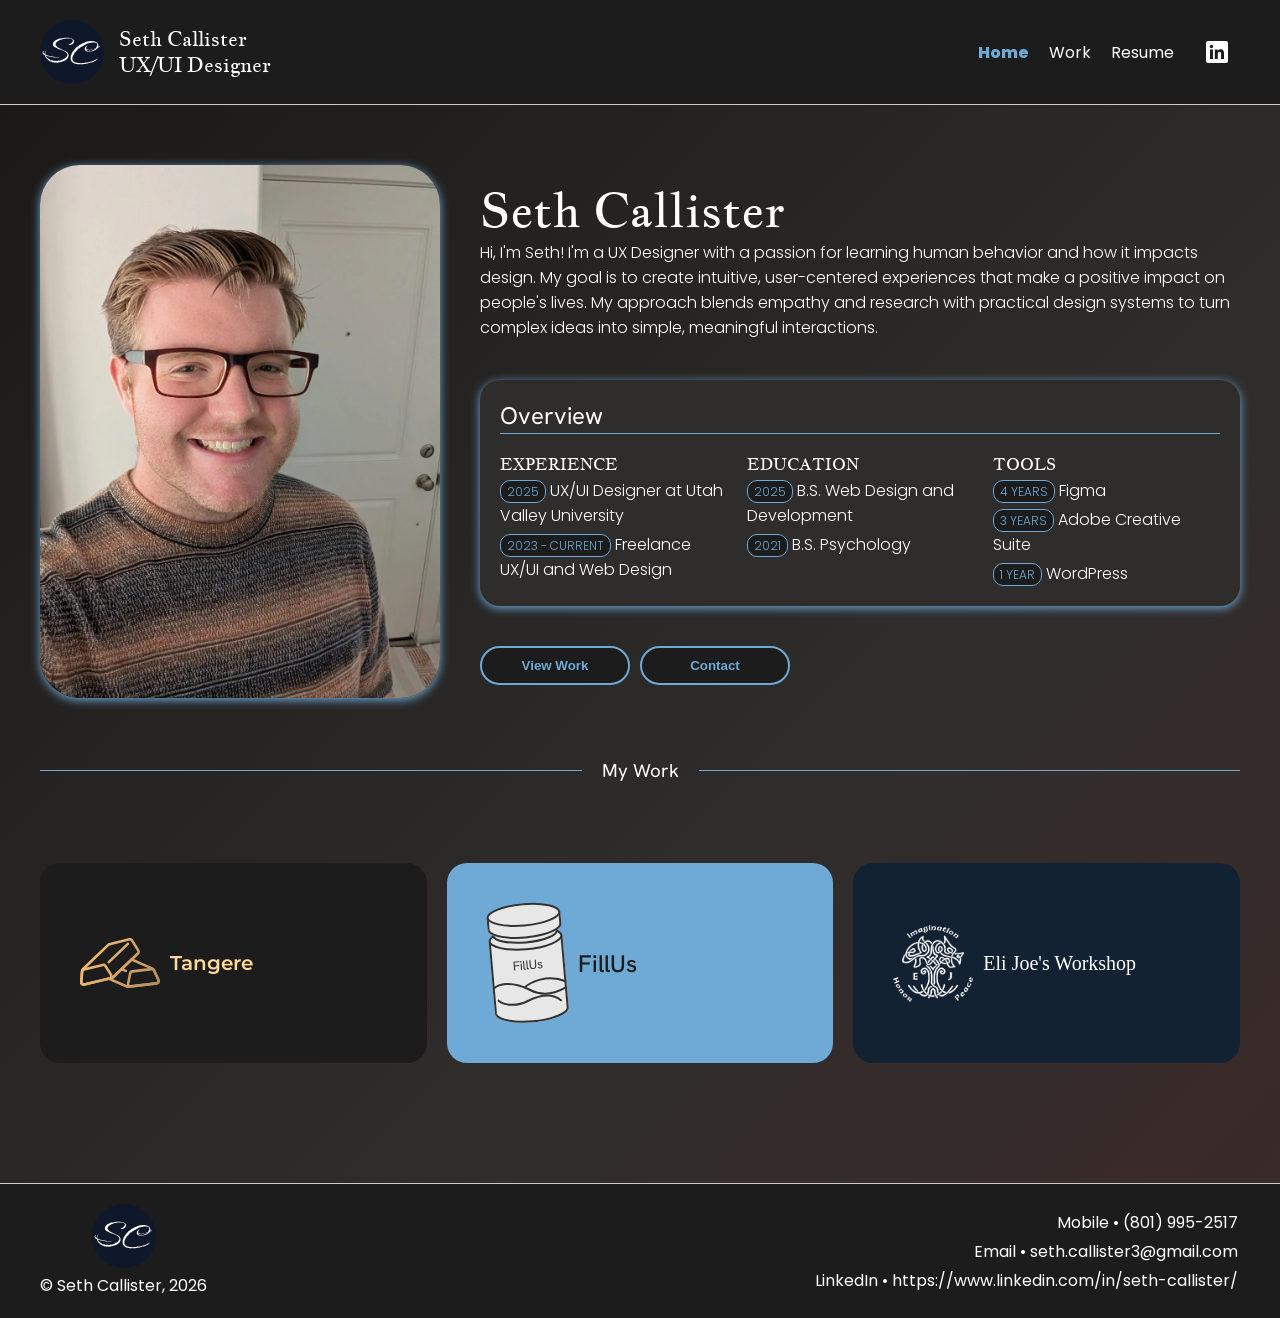
<file: index.html>
<!DOCTYPE html>
<html lang="en">
<head>
  <meta charset="UTF-8">
  <meta name="viewport" content="width=device-width, initial-scale=1.0">
  <title>Seth Callister, UX Designer</title>
  <link rel="icon" type="image/svg+xml" href="assets/logo.svg">
  <link rel="icon" type="image/x-icon" href="assets/favicon.ico">
  <link rel="stylesheet" href="style.css">
  <link rel="preconnect" href="https://fonts.googleapis.com">
  <link rel="preconnect" href="https://fonts.gstatic.com" crossorigin>
  <link href="https://fonts.googleapis.com/css2?family=Atkinson+Hyperlegible:ital,wght@0,400;0,700;1,400;1,700&family=Hanken+Grotesk:ital,wght@0,100..900;1,100..900&family=IM+Fell+English:ital@0;1&family=Jacques+Francois&family=Montserrat:ital,wght@0,100..900;1,100..900&family=Poppins:ital,wght@0,100;0,200;0,300;0,400;0,500;0,600;0,700;0,800;0,900;1,100;1,200;1,300;1,400;1,500;1,600;1,700;1,800;1,900&display=swap" rel="stylesheet">
</head>
<body>
  <header>
    <div id="head-wrapper">
      <div id="workmark">
        <a href="index.html"><img src="assets/logo.svg" alt="Seth Callister Logo" class="logo"></a>
        <p>Seth Callister<br>UX/UI Designer</p>
      </div>
      
      <nav>
        <ul>
          <li><a href="index.html" id="active">Home</a></li>
          <li><a href="#card-container">Work</a></li>
          <li><a href="assets/scallister-resume.pdf" target="_blank">Resume</a></li>
          <li><a href="https://www.linkedin.com/in/seth-callister/"><img src="assets/linkedin.svg" alt="LinkedIn"></a></li>
        </ul>
        <img src="assets/hamburg.svg" alt="Menu" id="menu">
      </nav>
    </div>
  </header>

  <main id="home-main">
    <div class="intro">
      <img src="assets/seth.webp" alt="Seth Callister" id="seth-img">
      <div id="intro-text-wrapper">
        <h1>Seth Callister</h1>
        <p>Hi, I'm Seth! I'm a UX Designer with a passion for learning human behavior and how it impacts design. My goal is to create intuitive, user-centered experiences that make a positive impact on people's lives. My approach blends empathy and research with practical design systems to turn complex ideas into simple, meaningful interactions.</p>
        <div id="overview">
          <h2>Overview</h2>
          <div id="overview-row">
            <div class="overview-column">
              <h3>Experience</h3>
              <p><small>2025</small> UX/UI Designer at Utah Valley University</p>
              <p><small>2023 - Current</small> Freelance UX/UI and Web Design</p>
            </div>
            <div class="overview-column">
              <h3>Education</h3>
              <p><small>2025</small> B.S. Web Design and Development</p>
              <p><small>2021</small> B.S. Psychology</p>
            </div>
            <div class="overview-column">
              <h3>Tools</h3>
              <p><small>4 years</small> Figma</p>
              <p><small>3 years</small> Adobe Creative Suite</p>
              <p><small>1 year</small> WordPress</p>
            </div>
          </div>
        </div>
        <div id="buttons">
          <button id="work-btn">View Work</button>
          <button id="contact-btn">Contact</button>
        </div>
      </div>
    </div>
    <div id="divider">
      <div class="line"></div>
      <h3>My Work</h3>
      <div class="line"></div>
    </div>
    <section id="card-container">
      <a href="tangere.html" class="card"><img src="assets/tangere-gold.svg" alt="Tangere Logo">Tangere</a>
      <a href="fillus.html" class="card"><img src="assets/fillus.svg" alt="FillUs Logo">FillUs</a>
      <a href="ejw.html" class="card"><img src="assets/ejw-white.webp" width=80 alt="Eli Joe's Workshop Logo">Eli Joe's Workshop</a>
    </section>
  </main>

  <footer>
    <div id="footer-wrapper">
      <div id="footer-content">
        <a href="index.html"><img src="assets/logo.svg" alt="Seth Callister Logo" class="logo"></a>
        <p>&copy; Seth Callister, 2026</p>
      </div>
      <div id="footer-contact">
          <p><a href="tel:+8019952517">Mobile &bull; (801) 995-2517</a></p>
          <p><a href="mailto:seth.callister3@gmail.com">Email &bull; seth.callister3@gmail.com</a></p>
          <p><a href="https://www.linkedin.com/in/seth-callister/">LinkedIn &bull; https://www.linkedin.com/in/seth-callister/</a>
      </div>
    </div>
  </footer>
  <script src="script.js"></script>
</body>
</html>
</file>
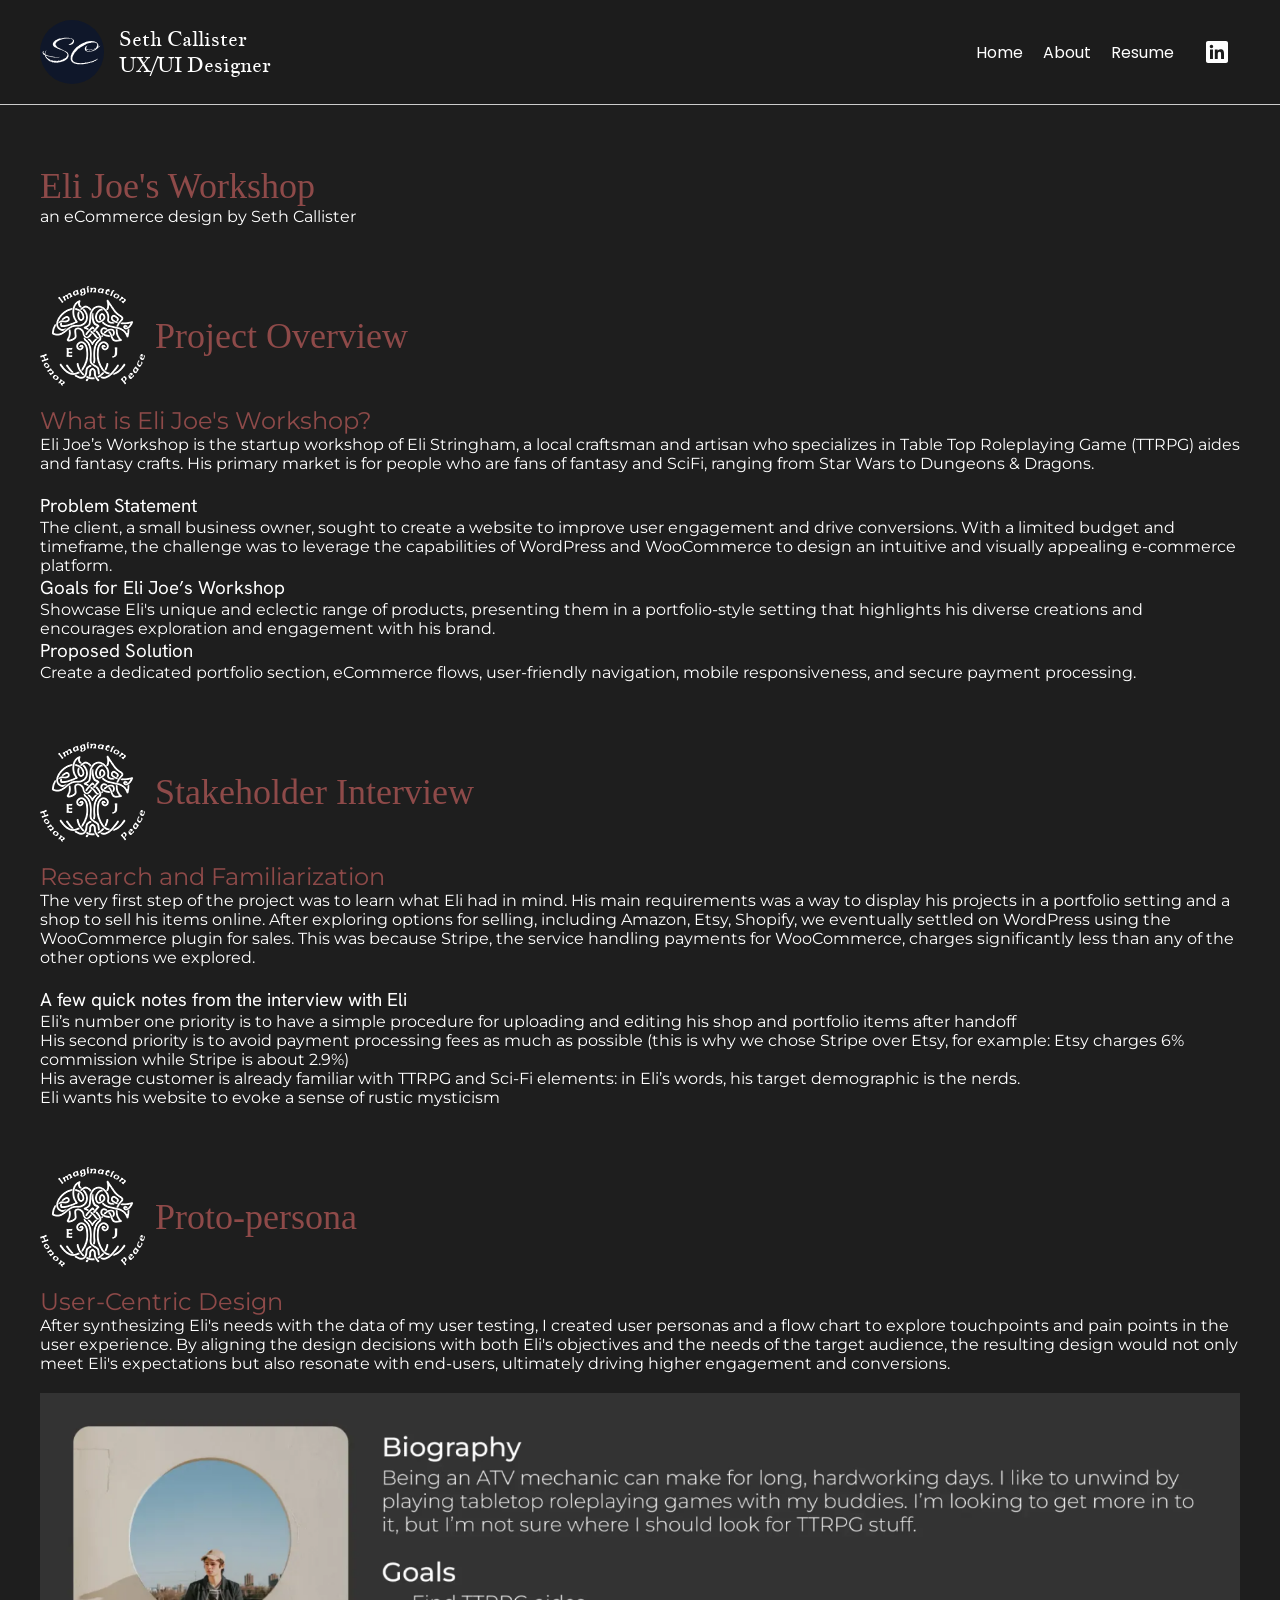
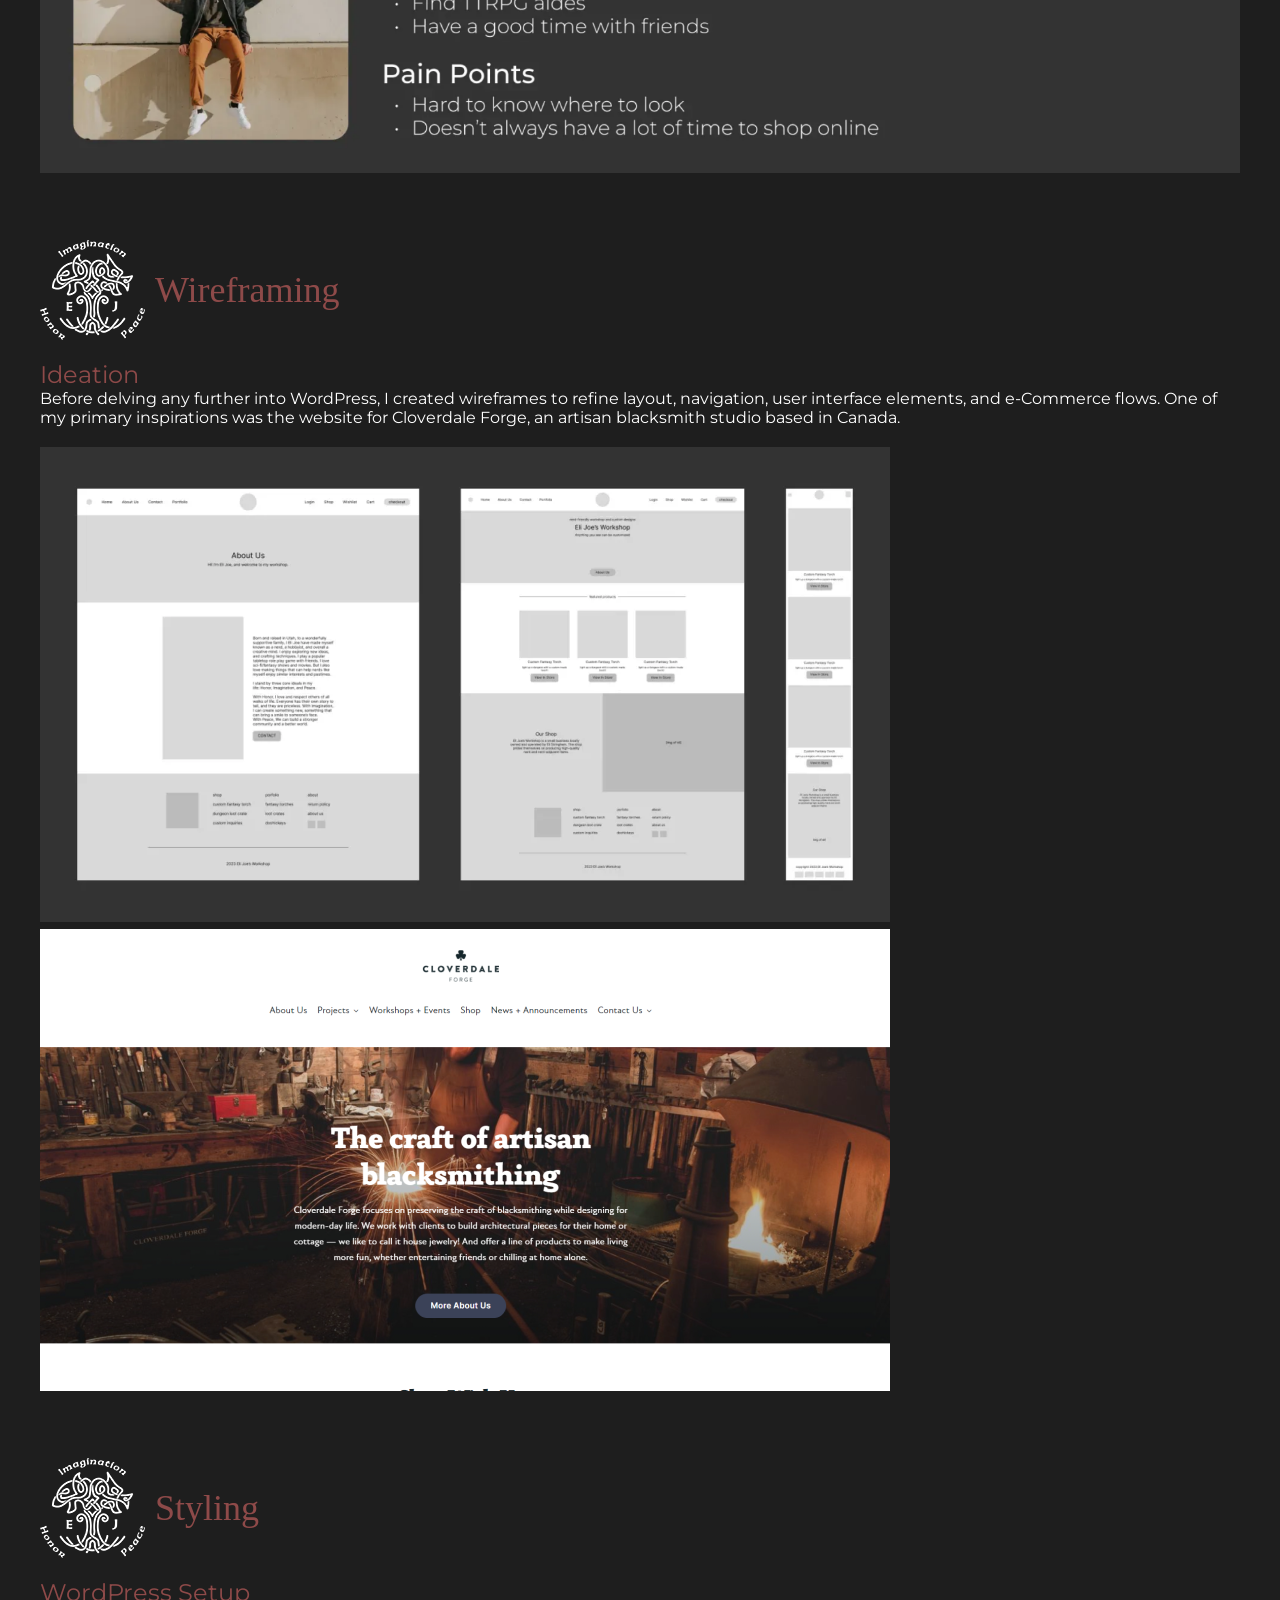
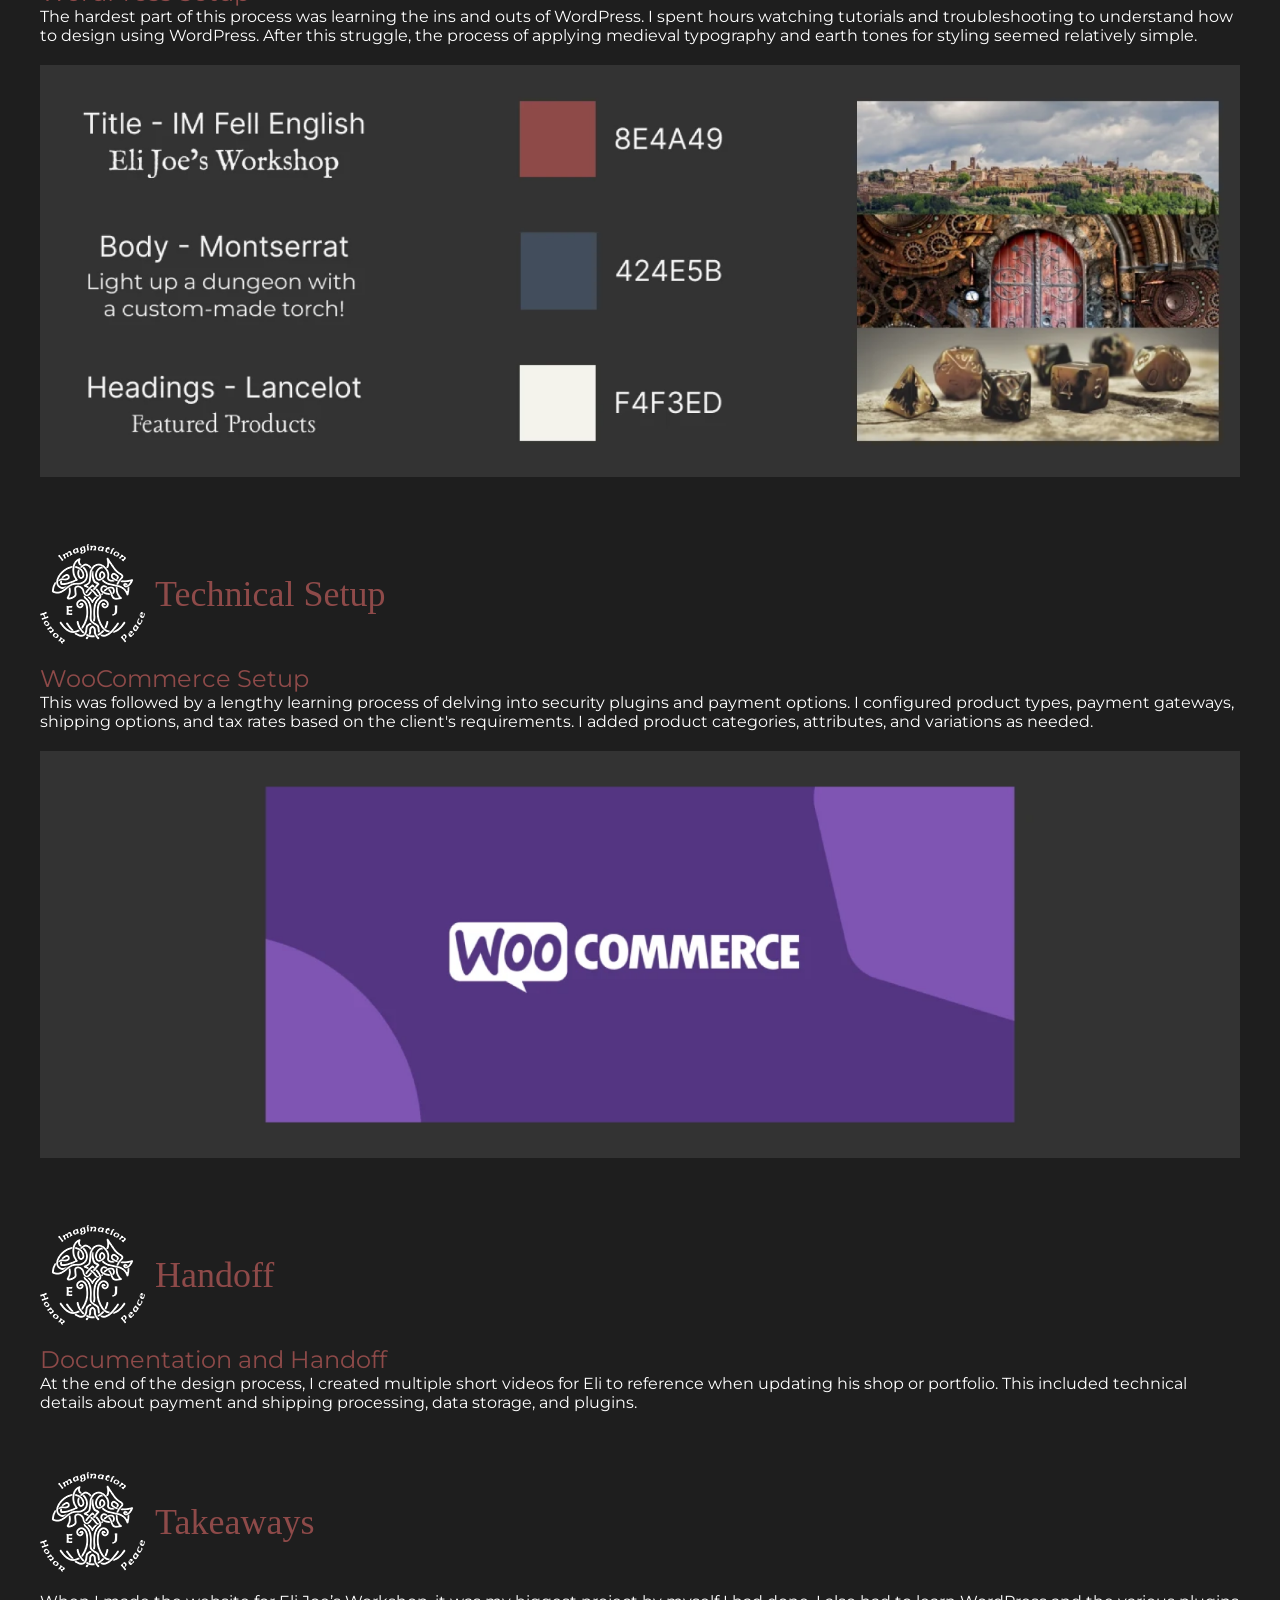
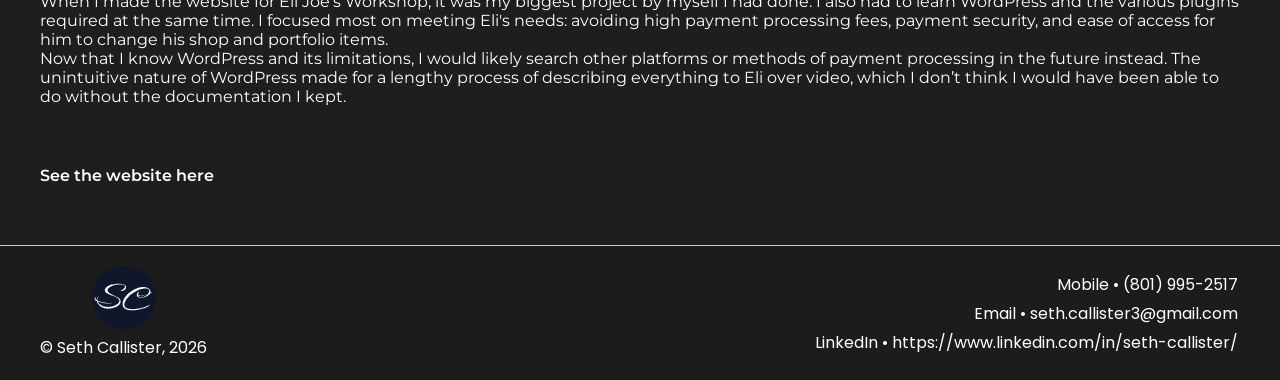
<file: ejw.html>
<!DOCTYPE html>
<html lang="en">
<head>
  <meta charset="UTF-8">
  <meta name="viewport" content="width=device-width, initial-scale=1.0">
  <title>Seth Callister, UX Designer</title>
  <link rel="icon" type="image/svg+xml" href="assets/logo.svg">
  <link rel="icon" type="image/x-icon" href="assets/favicon.ico">
  <link rel="stylesheet" href="style.css">
  <link rel="preconnect" href="https://fonts.googleapis.com">
  <link rel="preconnect" href="https://fonts.gstatic.com" crossorigin>
  <link href="https://fonts.googleapis.com/css2?family=Atkinson+Hyperlegible:ital,wght@0,400;0,700;1,400;1,700&family=Hanken+Grotesk:ital,wght@0,100..900;1,100..900&family=IM+Fell+English:ital@0;1&family=Jacques+Francois&family=Montserrat:ital,wght@0,100..900;1,100..900&family=Poppins:ital,wght@0,100;0,200;0,300;0,400;0,500;0,600;0,700;0,800;0,900;1,100;1,200;1,300;1,400;1,500;1,600;1,700;1,800;1,900&display=swap" rel="stylesheet">
</head>
<body>
  <header>
    <div id="head-wrapper">
      <div id="workmark">
        <a href="index.html"><img src="assets/logo.svg" alt="Seth Callister Logo" class="logo"></a>
        <p>Seth Callister<br>UX/UI Designer</p>
      </div>
      
      <nav>
        <ul>
          <li><a href="index.html">Home</a></li>
          <li><a href="about.html">About</a></li>
          <li><a href="assets/scallister-resume.pdf" target="_blank">Resume</a></li>
          <li><a href="https://www.linkedin.com/in/seth-callister/"><img src="assets/linkedin.svg" alt="LinkedIn"></a></li>
        </ul>
        <img src="assets/hamburg.svg" alt="Menu" id="menu">
      </nav>
    </div>
  </header>

  <main id="ejw-main">
    <div id="ejw-wrapper">
      <div>
        <h1>Eli Joe's Workshop</h1>
        <p>an eCommerce design by Seth Callister</p>
      </div>
      
      <section>
        <div class="section-title">
          <img src="assets/ejw-white.webp" alt="Eli Joe's Workshop Logo">
          <h1>Project Overview</h1>
        </div>
        <div class="section-header">
          <h2>What is Eli Joe's Workshop?</h2>
          <p>Eli Joe’s Workshop is the startup workshop of Eli Stringham, a local craftsman and artisan who specializes in Table Top Roleplaying Game (TTRPG) aides and fantasy crafts. His primary market is for people who are fans of fantasy and SciFi, ranging from Star Wars to Dungeons & Dragons.</p>
        </div>
        <div class="body-columns">
          <div class="column">
            <h3>Problem Statement</h3>
            <p>The client, a small business owner, sought to create a website to improve user engagement and drive conversions. With a limited budget and timeframe, the challenge was to leverage the capabilities of WordPress and WooCommerce to design an intuitive and visually appealing e-commerce platform.</p>
          </div>
          <div class="column">
            <h3>Goals for Eli Joe’s Workshop</h3>
            <p>Showcase Eli's unique and eclectic range of products, presenting them in a portfolio-style setting that highlights his diverse creations and encourages exploration and engagement with his brand.</p>
          </div>
          <div class="column">
            <h3>Proposed Solution</h3>
            <p>Create a dedicated portfolio section, eCommerce flows, user-friendly navigation, mobile responsiveness, and secure payment processing.</p>
          </div>
        </div>     
      </section>

      <section>
        <div class="section-title">
          <img src="assets/ejw-white.webp" alt="Eli Joe's Workshop Logo">
          <h1>Stakeholder Interview</h1>
        </div>
        <div class="section-header">
          <h2>Research and Familiarization</h2>
          <p>The very first step of the project was to learn what Eli had in mind. His main requirements was a way to display his projects in a portfolio setting and a shop to sell his items online. After exploring options for selling, including Amazon, Etsy, Shopify, we eventually settled on WordPress using the WooCommerce plugin for sales. This was because Stripe, the service handling payments for WooCommerce, charges significantly less than any of the other options we explored.</p>
        </div>
        <div class="body-simple">
          <h3>A few quick notes from the interview with Eli</h3>
          <p>Eli’s number one priority is to have a simple procedure for uploading and editing his shop and portfolio items after handoff</p>
          <p>His second priority is to avoid payment processing fees as much as possible (this is why we chose Stripe over Etsy, for example: Etsy charges 6% commission while Stripe is about 2.9%)</p>
          <p>His average customer is already familiar with TTRPG and Sci-Fi elements: in Eli’s words, his target demographic is the nerds.</p>
          <p>Eli wants his website to evoke a sense of rustic mysticism</p>
        </div>     
      </section>

      <section>
        <div class="section-title">
          <img src="assets/ejw-white.webp" alt="Eli Joe's Workshop Logo">
          <h1>Proto-persona</h1>
        </div>
        <div class="section-header">
          <h2>User-Centric Design</h2>
          <p>After synthesizing Eli's needs with the data of my user testing, I created user personas and a flow chart to explore touchpoints and pain points in the user experience. By aligning the design decisions with both Eli's objectives and the needs of the target audience, the resulting design would not only meet Eli's expectations but also resonate with end-users, ultimately driving higher engagement and conversions.</p>
        </div>
        <div class="body-img">
          <img src="assets/ejw-persona.webp" alt="Eli Joe's Workshop Proto-Persona">
        </div>     
      </section>

      <section>
        <div class="section-title">
          <img src="assets/ejw-white.webp" alt="Eli Joe's Workshop Logo">
          <h1>Wireframing</h1>
        </div>
        <div class="section-header">
          <h2>Ideation</h2>
          <p>Before delving any further into WordPress, I created wireframes to refine layout, navigation, user interface elements, and e-Commerce flows. One of my primary inspirations was the website for Cloverdale Forge, an artisan blacksmith studio based in Canada.</p>
        </div>
        <div class="body-img">
          <img src="assets/ejw-wireframes.webp" alt="Eli Joe's Workshop Wireframes">
          <img src="assets/ejw-inspiration.webp" alt="Cloverdale Forge Website">
        </div>     
      </section>

      <section>
        <div class="section-title">
          <img src="assets/ejw-white.webp" alt="Eli Joe's Workshop Logo">
          <h1>Styling</h1>
        </div>
        <div class="section-header">
          <h2>WordPress Setup</h2>
          <p>The hardest part of this process was learning the ins and outs of WordPress. I spent hours watching tutorials and troubleshooting to understand how to design using WordPress. After this struggle, the process of applying medieval typography and earth tones for styling seemed relatively simple.</p>
          
        </div>
        <div class="body-img">
          <img src="assets/ejw-style.webp" alt="Eli Joe's Workshop Styling">
        </div>     
      </section>

      <section>
        <div class="section-title">
          <img src="assets/ejw-white.webp" alt="Eli Joe's Workshop Logo">
          <h1>Technical Setup</h1>
        </div>
        <div class="section-header">
          <h2>WooCommerce Setup</h2>
          <p>This was followed by a lengthy learning process of delving into security plugins and payment options. I configured product types, payment gateways, shipping options, and tax rates based on the client's requirements. I added product categories, attributes, and variations as needed.</p>
        </div>
        <div class="body-img">
          <img src="assets/ejw-woocommerce.webp" alt="Eli Joe's Workshop WooCommerce Setup">
        </div>     
      </section>

      <section>
        <div class="section-title">
          <img src="assets/ejw-white.webp" alt="Eli Joe's Workshop Logo">
          <h1>Handoff</h1>
        </div>
        <div class="section-header">
          <h2>Documentation and Handoff</h2>
          <p>At the end of the design process, I created multiple short videos for Eli to reference when updating his shop or portfolio. This included technical details about payment and shipping processing, data storage, and plugins.</p>
        </div> 
      </section>

      <section>
        <div class="section-title">
          <img src="assets/ejw-white.webp" alt="Eli Joe's Workshop Logo">
          <h1>Takeaways</h1>
        </div>
        <div class="body-simple">
          <p>When I made the website for Eli Joe’s Workshop, it was my biggest project by myself I had done. I also had to learn WordPress and the various plugins required at the same time. I focused most on meeting Eli's needs: avoiding high payment processing fees, payment security, and ease of access for him to change his shop and portfolio items. </p>
          <p>Now that I know WordPress and its limitations, I would likely search other platforms or methods of payment processing in the future instead. The unintuitive nature of WordPress made for a lengthy process of describing everything to Eli over video, which I don’t think I would have been able to do without the documentation I kept.</p>
        </div>
      </section>

      <section>
        <a href="https://elijoesworkshop.com/" target="_blank">See the website here</a>
      </section>
    </div>
  </main>

  <footer>
    <div id="footer-wrapper">
      <div id="footer-content">
        <a href="index.html"><img src="assets/logo.svg" alt="Seth Callister Logo" class="logo"></a>
        <p>&copy; Seth Callister, 2026</p>
      </div>
      <div id="footer-contact">
          <p><a href="tel:+8019952517">Mobile &bull; (801) 995-2517</a></p>
          <p><a href="mailto:seth.callister3@gmail.com">Email &bull; seth.callister3@gmail.com</a></p>
          <p><a href="https://www.linkedin.com/in/seth-callister/">LinkedIn &bull; https://www.linkedin.com/in/seth-callister/</a>
      </div>
    </div>
  </footer>
  <script src="script.js"></script>
</body>
</html>
</file>
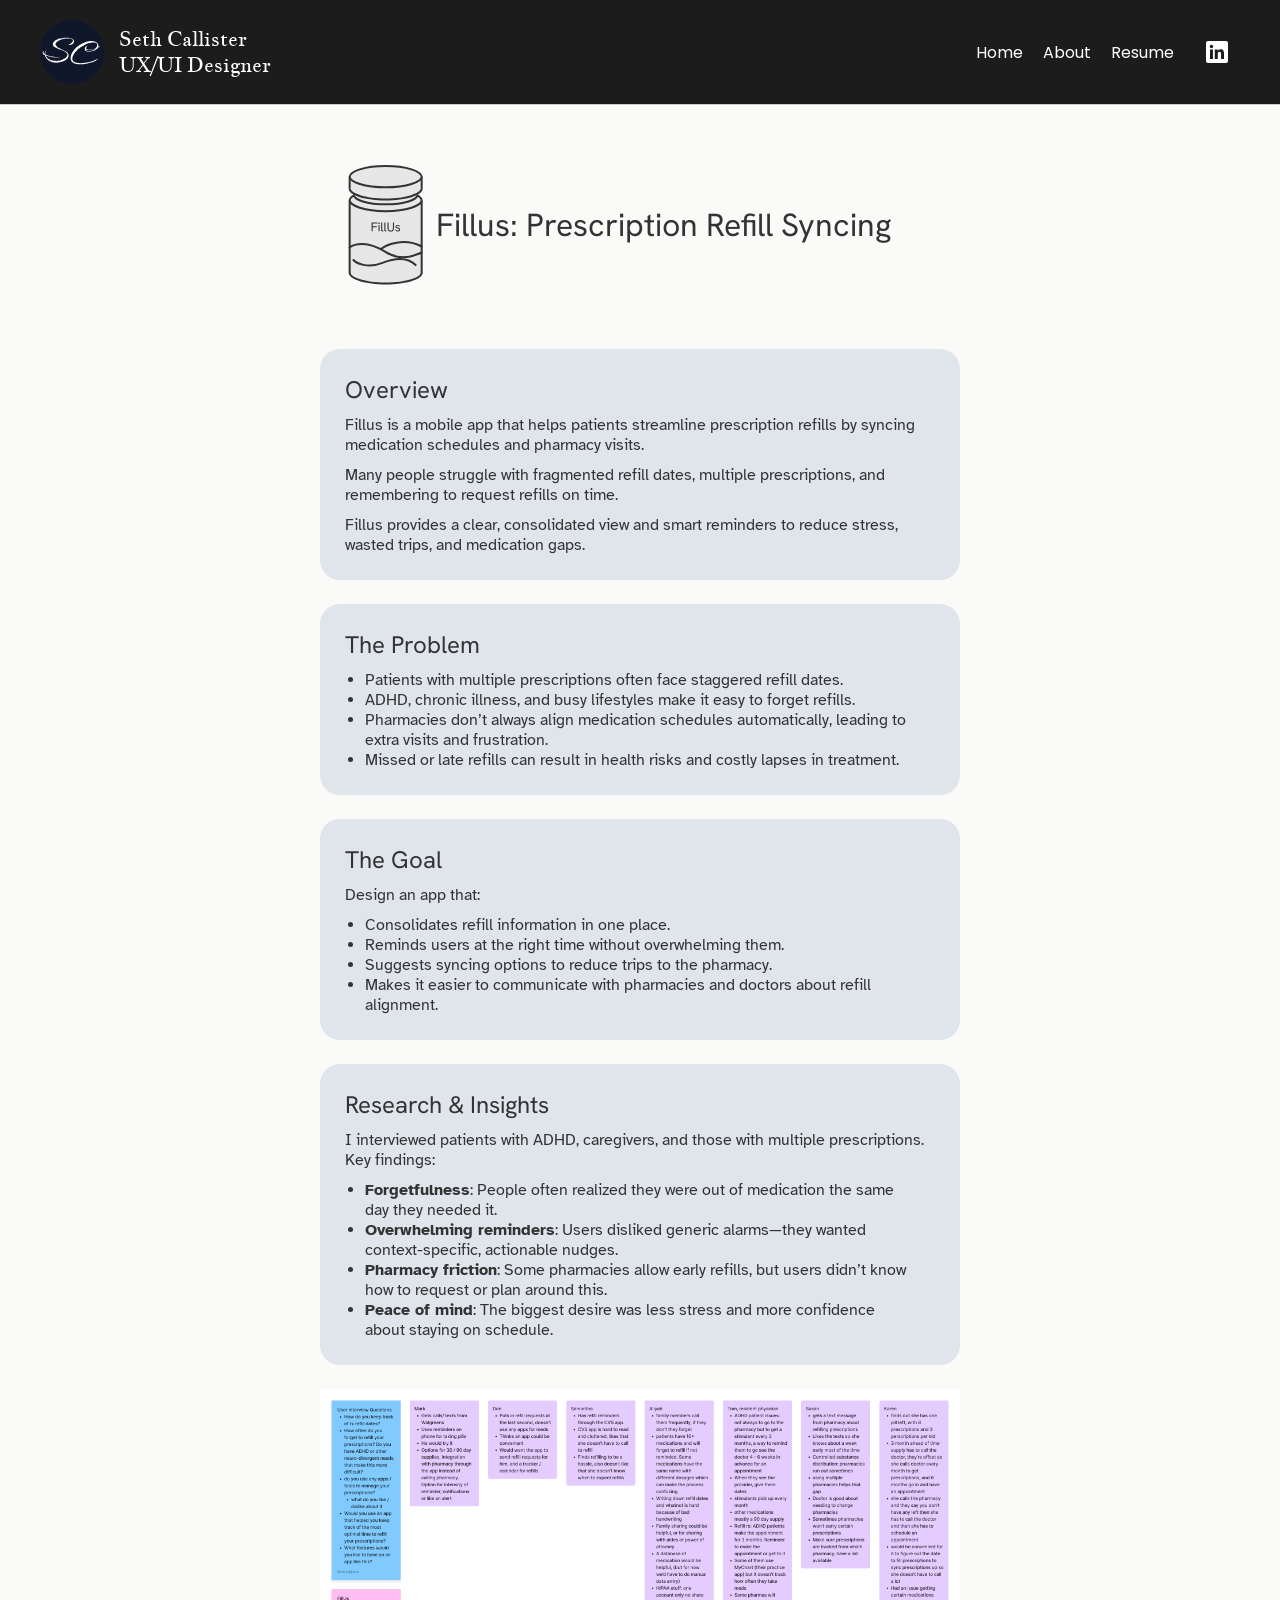
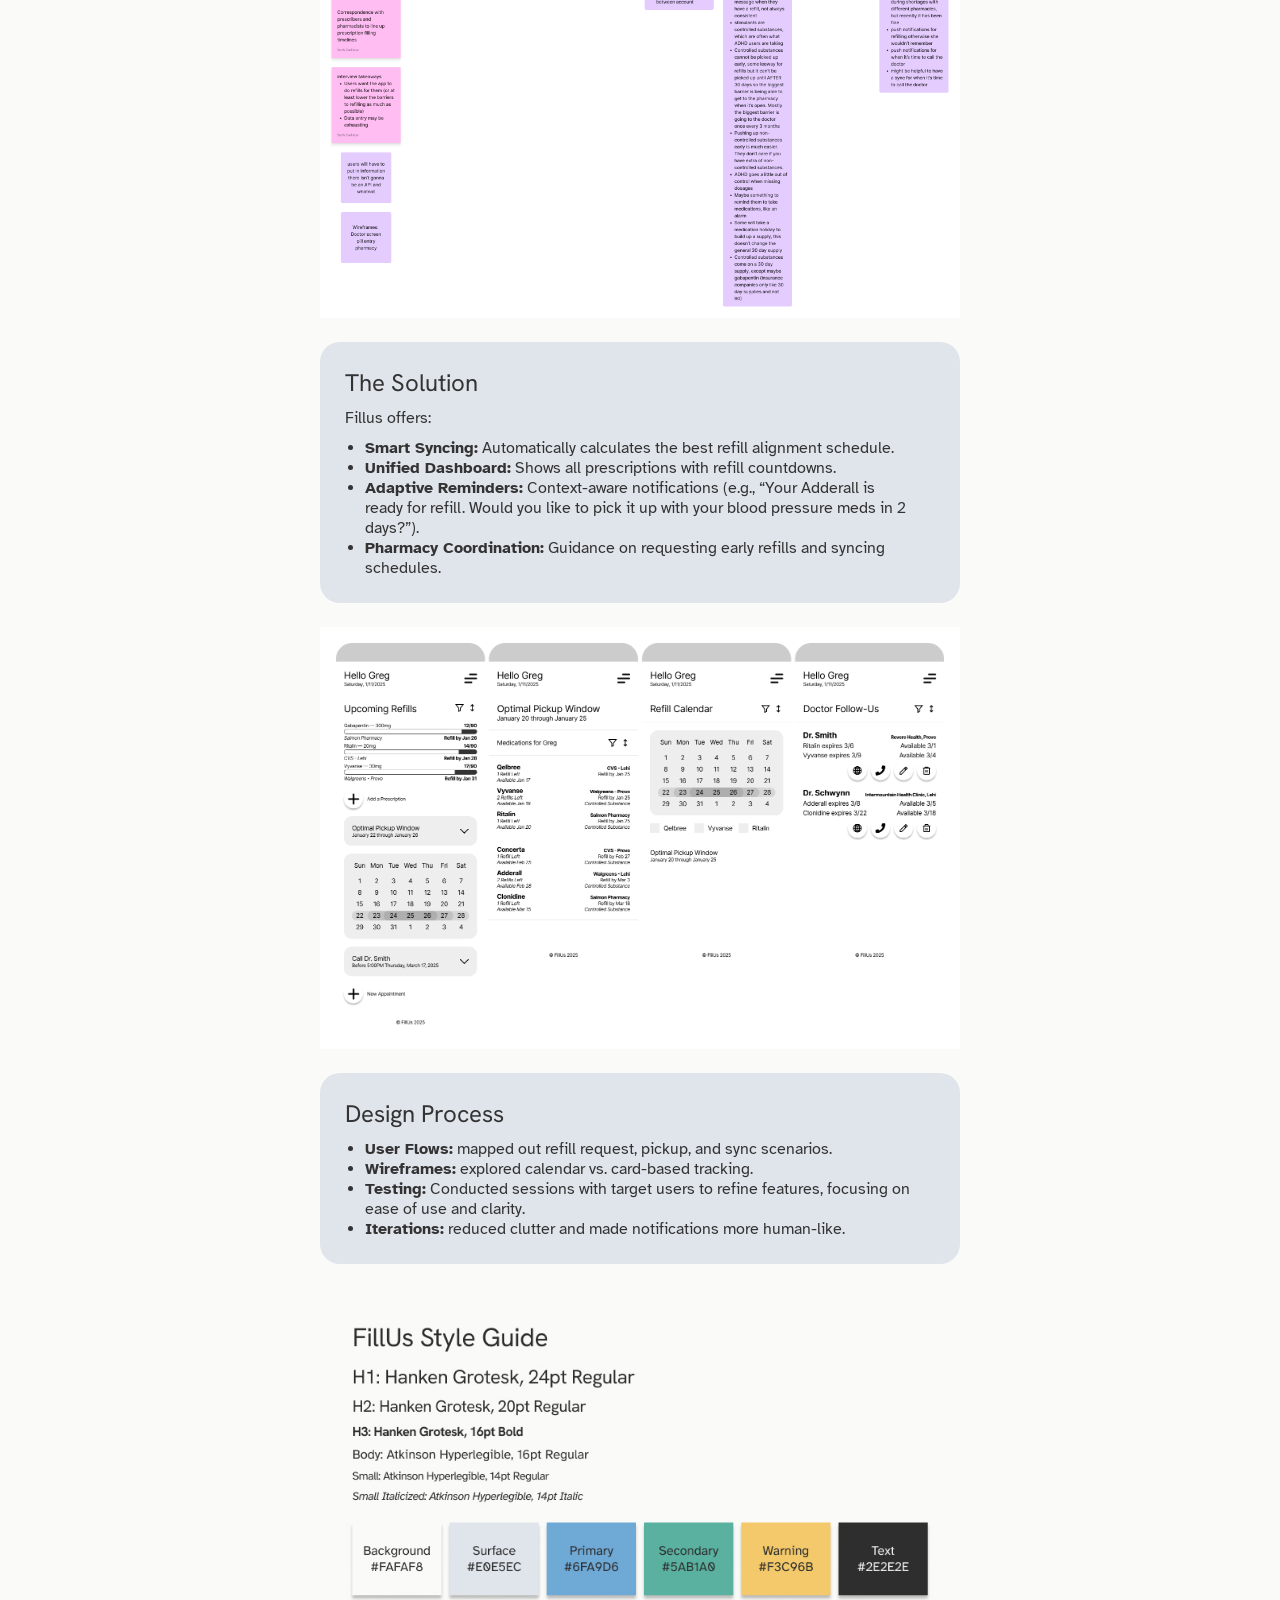
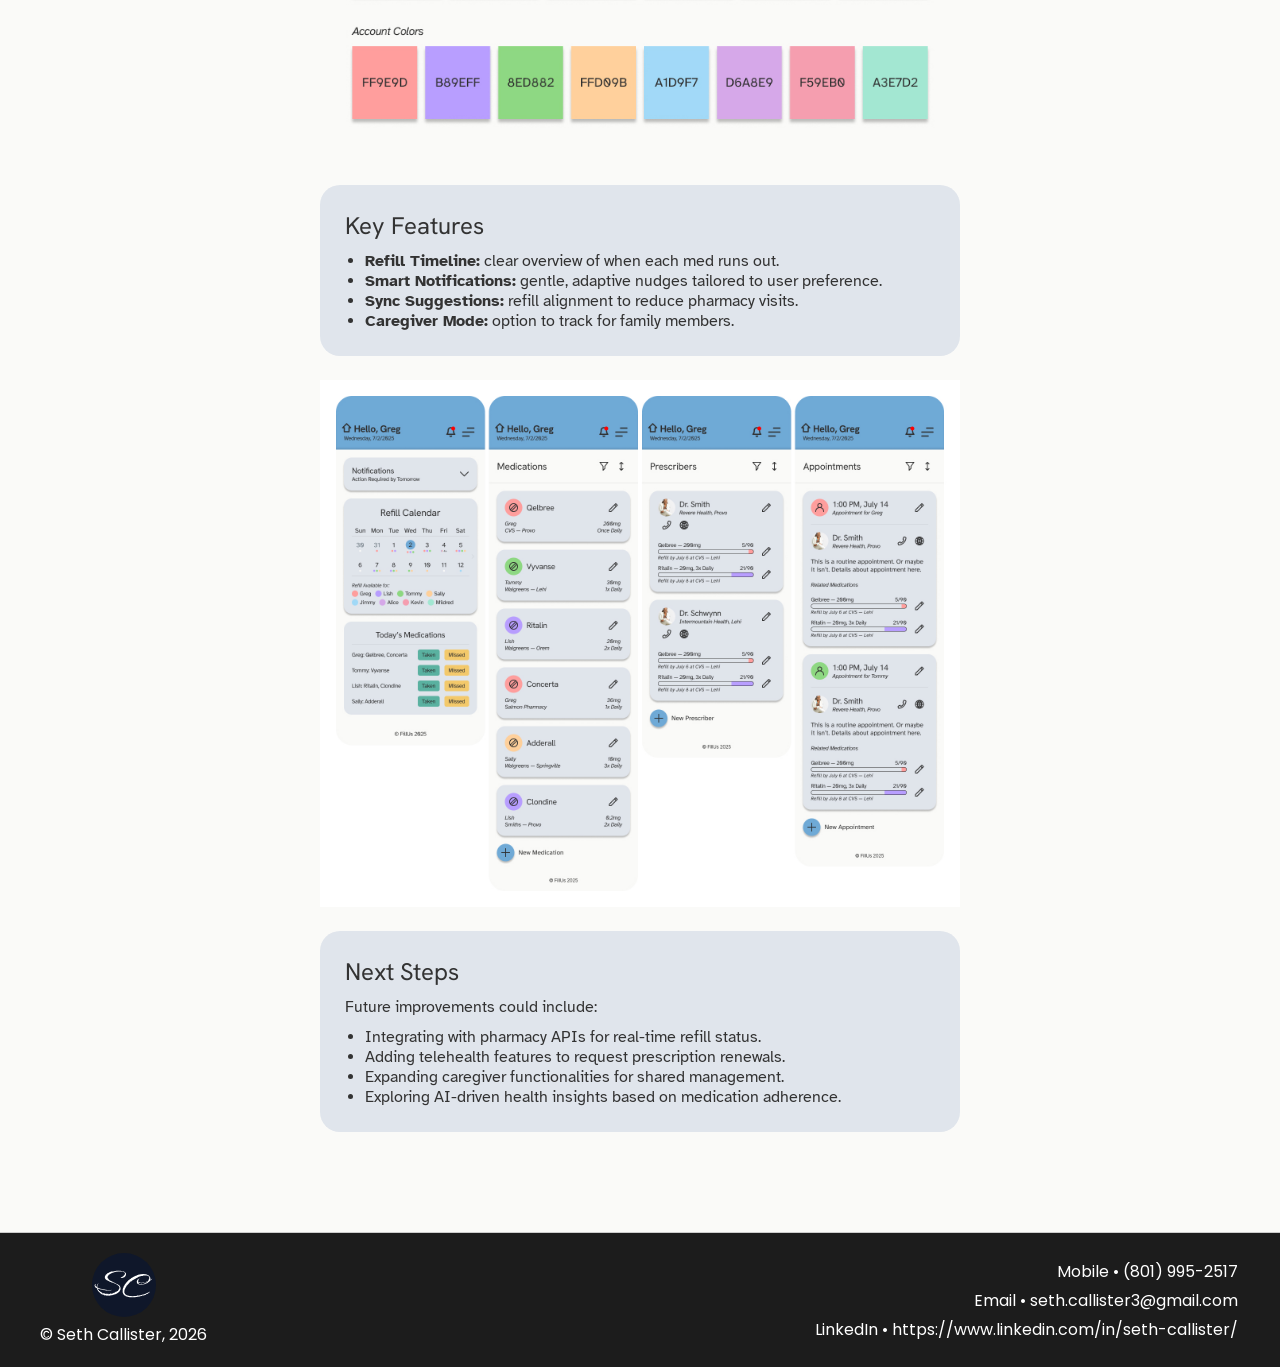
<file: fillus.html>
<!DOCTYPE html>
<html lang="en">
<head>
  <meta charset="UTF-8">
  <meta name="viewport" content="width=device-width, initial-scale=1.0">
  <title>Seth Callister, UX Designer</title>
  <link rel="icon" type="image/svg+xml" href="assets/logo.svg">
  <link rel="icon" type="image/x-icon" href="assets/favicon.ico">
  <link rel="stylesheet" href="style.css">
  <link rel="preconnect" href="https://fonts.googleapis.com">
  <link rel="preconnect" href="https://fonts.gstatic.com" crossorigin>
  <link href="https://fonts.googleapis.com/css2?family=Atkinson+Hyperlegible:ital,wght@0,400;0,700;1,400;1,700&family=Hanken+Grotesk:ital,wght@0,100..900;1,100..900&family=IM+Fell+English:ital@0;1&family=Jacques+Francois&family=Montserrat:ital,wght@0,100..900;1,100..900&family=Poppins:ital,wght@0,100;0,200;0,300;0,400;0,500;0,600;0,700;0,800;0,900;1,100;1,200;1,300;1,400;1,500;1,600;1,700;1,800;1,900&display=swap" rel="stylesheet">
</head>
<body>
  <header>
    <div id="head-wrapper">
      <div id="workmark">
        <a href="index.html"><img src="assets/logo.svg" alt="Seth Callister Logo" class="logo"></a>
        <p>Seth Callister<br>UX/UI Designer</p>
      </div>
      
      <nav>
        <ul>
          <li><a href="index.html">Home</a></li>
          <li><a href="about.html">About</a></li>
          <li><a href="assets/scallister-resume.pdf" target="_blank">Resume</a></li>
          <li><a href="https://www.linkedin.com/in/seth-callister/"><img src="assets/linkedin.svg" alt="LinkedIn"></a></li>
        </ul>
        <img src="assets/hamburg.svg" alt="Menu" id="menu">
      </nav>
    </div>
  </header>

  <main id="fillus-main">
    <div id="fillus-wrapper">

      <div id="fillus-banner">
        <img src="assets/fillus.svg" alt="FillUs Logo" id="fillus-logo">
        <h1>Fillus: Prescription Refill Syncing</h1>
      </div>

      <div class="fillus-content">
        <h2>Overview</h2>
        <p>Fillus is a mobile app that helps patients streamline prescription refills by syncing medication schedules and pharmacy visits.</p>
        <p>Many people struggle with fragmented refill dates, multiple prescriptions, and remembering to request refills on time.</p>
        <p>Fillus provides a clear, consolidated view and smart reminders to reduce stress, wasted trips, and medication gaps.</p>
      </div>

      <div class="fillus-content">
        <h2>The Problem</h2>
        <ul>
          <li>Patients with multiple prescriptions often face staggered refill dates.</li>
          <li>ADHD, chronic illness, and busy lifestyles make it easy to forget refills.</li>
          <li>Pharmacies don’t always align medication schedules automatically, leading to extra visits and frustration.</li>
          <li>Missed or late refills can result in health risks and costly lapses in treatment.</li>
        </ul>
      </div>

      <div class="fillus-content">
        <h2>The Goal</h2>
        <p>Design an app that:</p>
        <ul>
          <li>Consolidates refill information in one place.</li>
          <li>Reminds users at the right time without overwhelming them.</li>
          <li>Suggests syncing options to reduce trips to the pharmacy.</li>
          <li>Makes it easier to communicate with pharmacies and doctors about refill alignment.</li>
        </ul>
      </div>

      <div class="fillus-content">
        <h2>Research & Insights</h2>
        <p>I interviewed patients with ADHD, caregivers, and those with multiple prescriptions. Key findings:</p>
        <ul>
          <li><strong>Forgetfulness</strong>: People often realized they were out of medication the same day they needed it.</li>
          <li><strong>Overwhelming reminders</strong>: Users disliked generic alarms—they wanted context-specific, actionable nudges.</li>
          <li><strong>Pharmacy friction</strong>: Some pharmacies allow early refills, but users didn’t know how to request or plan around this.</li>
          <li><strong>Peace of mind</strong>: The biggest desire was less stress and more confidence about staying on schedule.</li>
        </ul>
      </div>

      <img src="assets/fillus-research.jpg" alt="Fillus Research" />

      <div class="fillus-content">
        <h2>The Solution</h2>
        <p>Fillus offers:</p>
        <ul>
          <li><strong>Smart Syncing:</strong> Automatically calculates the best refill alignment schedule.</li>
          <li><strong>Unified Dashboard:</strong> Shows all prescriptions with refill countdowns.</li>
          <li><strong>Adaptive Reminders:</strong> Context-aware notifications (e.g., “Your Adderall is ready for refill. Would you like to pick it up with your blood pressure meds in 2 days?”).</li>
          <li><strong>Pharmacy Coordination:</strong> Guidance on requesting early refills and syncing schedules.</li>
        </ul>
      </div>

      <img src="assets/fillus-wireframes.jpg" alt="Fillus Wireframes" />

      <div class="fillus-content">
        <h2>Design Process</h2>
        <ul>
          <li><strong>User Flows:</strong> mapped out refill request, pickup, and sync scenarios.</li>
          <li><strong>Wireframes:</strong> explored calendar vs. card-based tracking.</li>
          <li><strong>Testing:</strong> Conducted sessions with target users to refine features, focusing on ease of use and clarity.</li>
          <li><strong>Iterations:</strong> reduced clutter and made notifications more human-like.</li>
        </ul>
      </div>

      <img src="assets/fillus-style-guide.jpg" alt="Fillus Style Guide" />

      <div class="fillus-content">
        <h2>Key Features</h2>
        <ul>
          <li><strong>Refill Timeline:</strong> clear overview of when each med runs out.</li>
          <li><strong>Smart Notifications:</strong> gentle, adaptive nudges tailored to user preference.</li>
          <li><strong>Sync Suggestions:</strong> refill alignment to reduce pharmacy visits.</li>
          <li><strong>Caregiver Mode:</strong> option to track for family members.</li>
        </ul>
      </div>

      <img src="assets/fillus-frames.jpg" alt="Fillus Frames" />

      <div class="fillus-content">
        <h2>Next Steps</h2>
        <p>Future improvements could include:</p>
        <ul>
          <li>Integrating with pharmacy APIs for real-time refill status.</li>
          <li>Adding telehealth features to request prescription renewals.</li>
          <li>Expanding caregiver functionalities for shared management.</li>
          <li>Exploring AI-driven health insights based on medication adherence.</li>
        </ul>
      </div>

    </div>
  </main>

  <footer>
    <div id="footer-wrapper">
      <div id="footer-content">
        <a href="index.html"><img src="assets/logo.svg" alt="Seth Callister Logo" class="logo"></a>
        <p>&copy; Seth Callister, 2026</p>
      </div>
      <div id="footer-contact">
          <p><a href="tel:+8019952517">Mobile &bull; (801) 995-2517</a></p>
          <p><a href="mailto:seth.callister3@gmail.com">Email &bull; seth.callister3@gmail.com</a></p>
          <p><a href="https://www.linkedin.com/in/seth-callister/">LinkedIn &bull; https://www.linkedin.com/in/seth-callister/</a>
      </div>
    </div>
  </footer>
  <script src="script.js"></script>
</body>
</html>
</file>
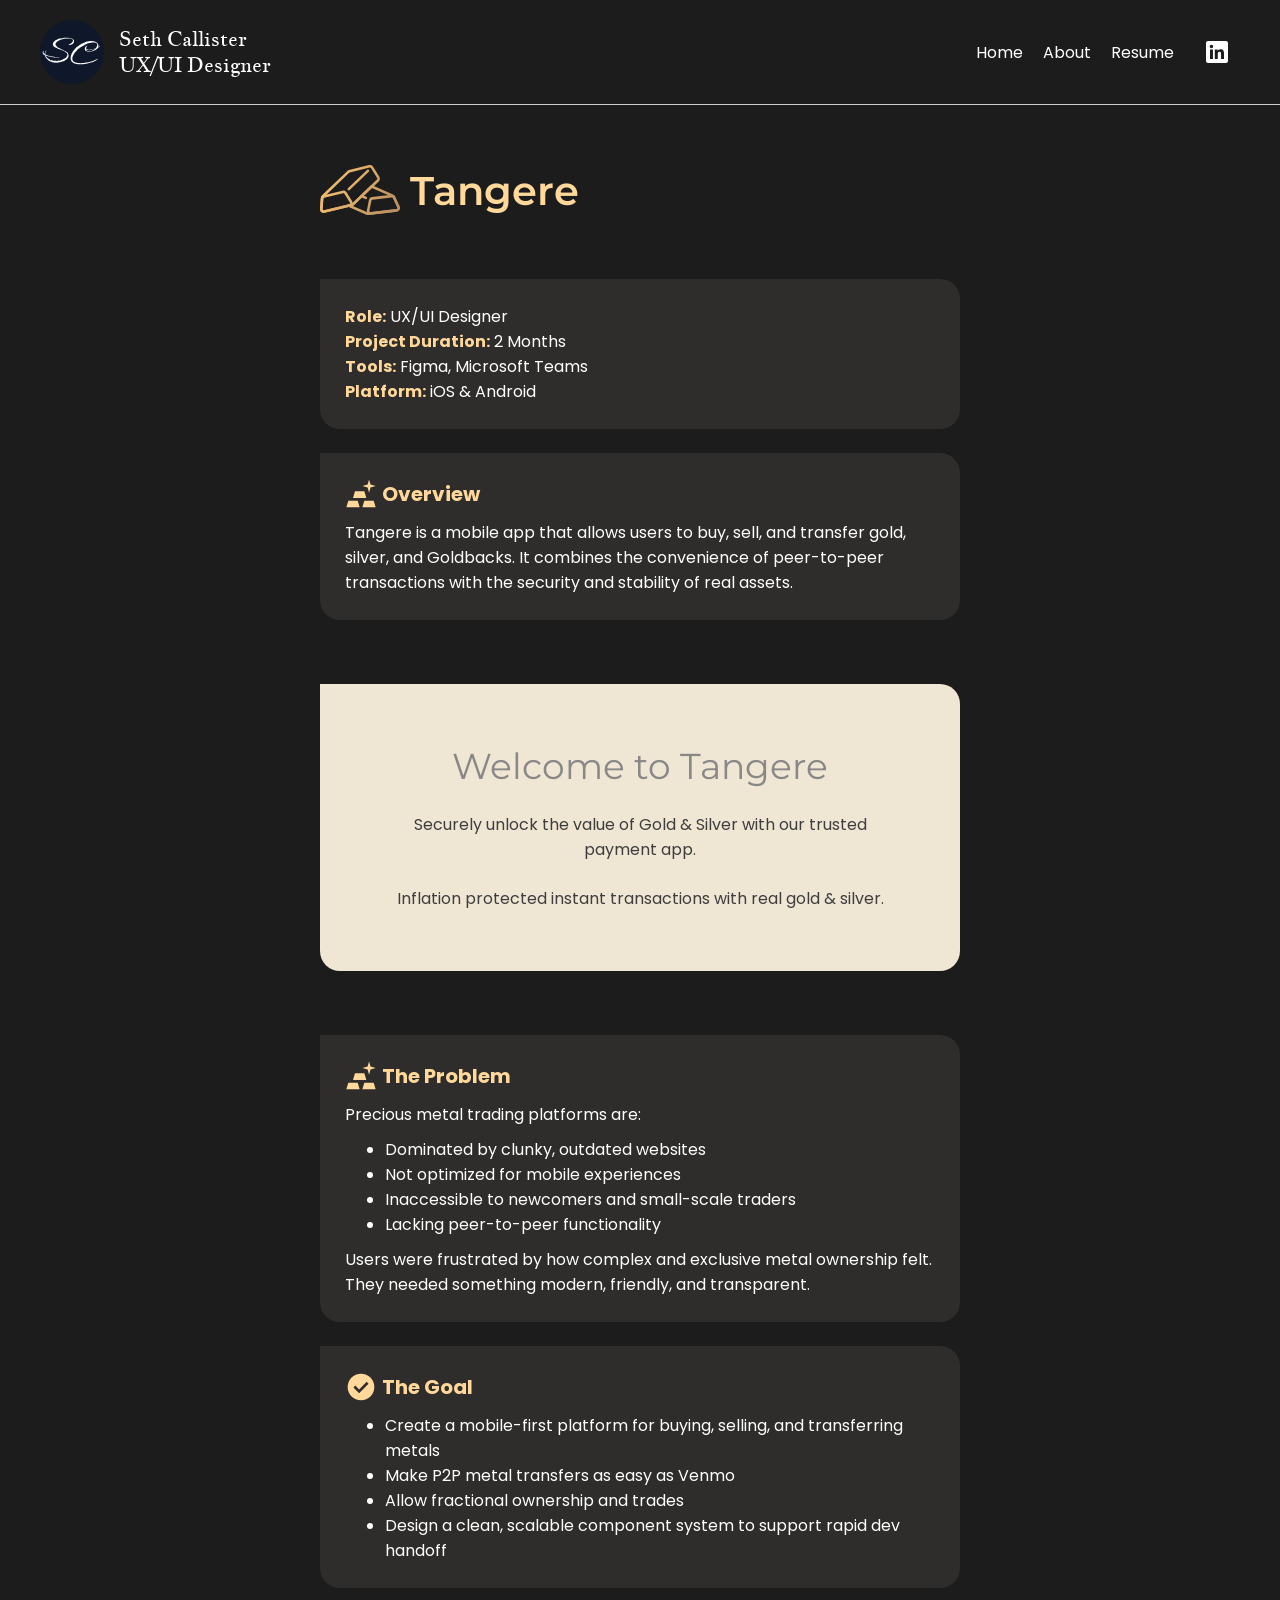
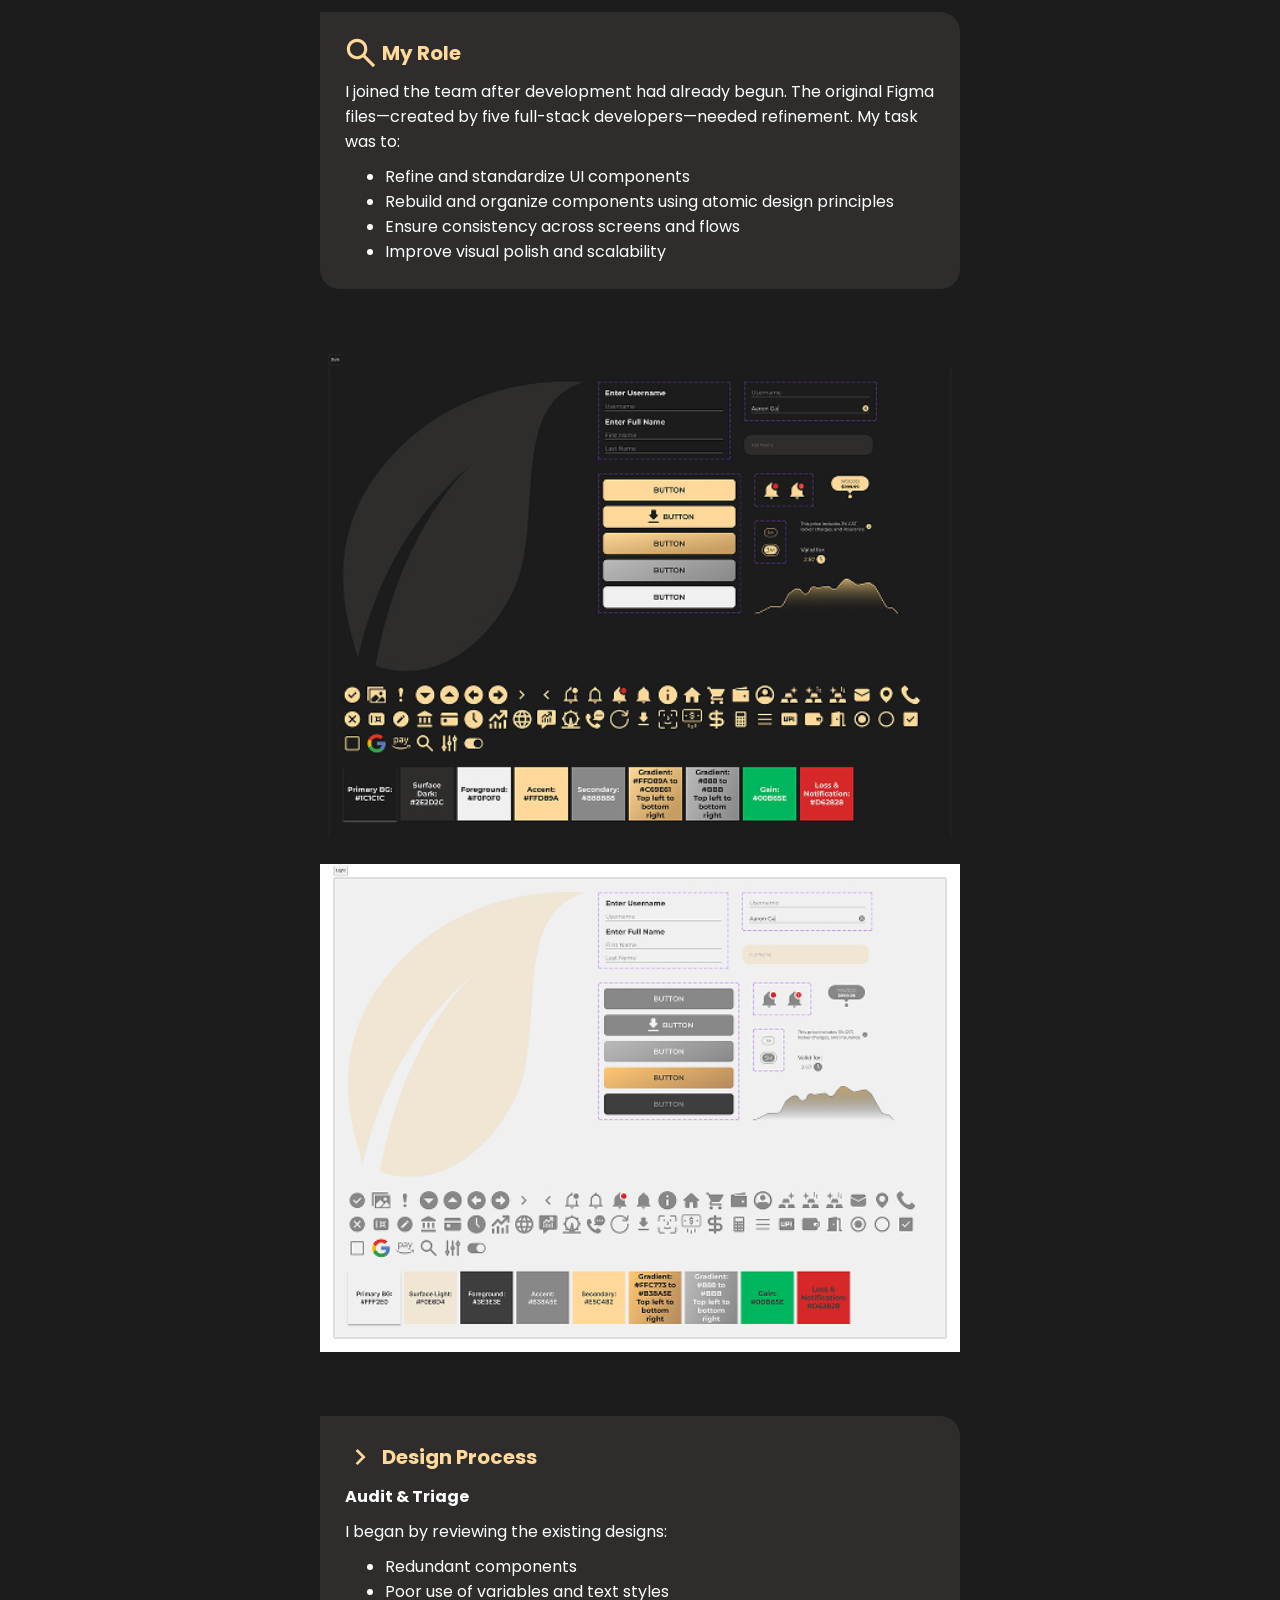
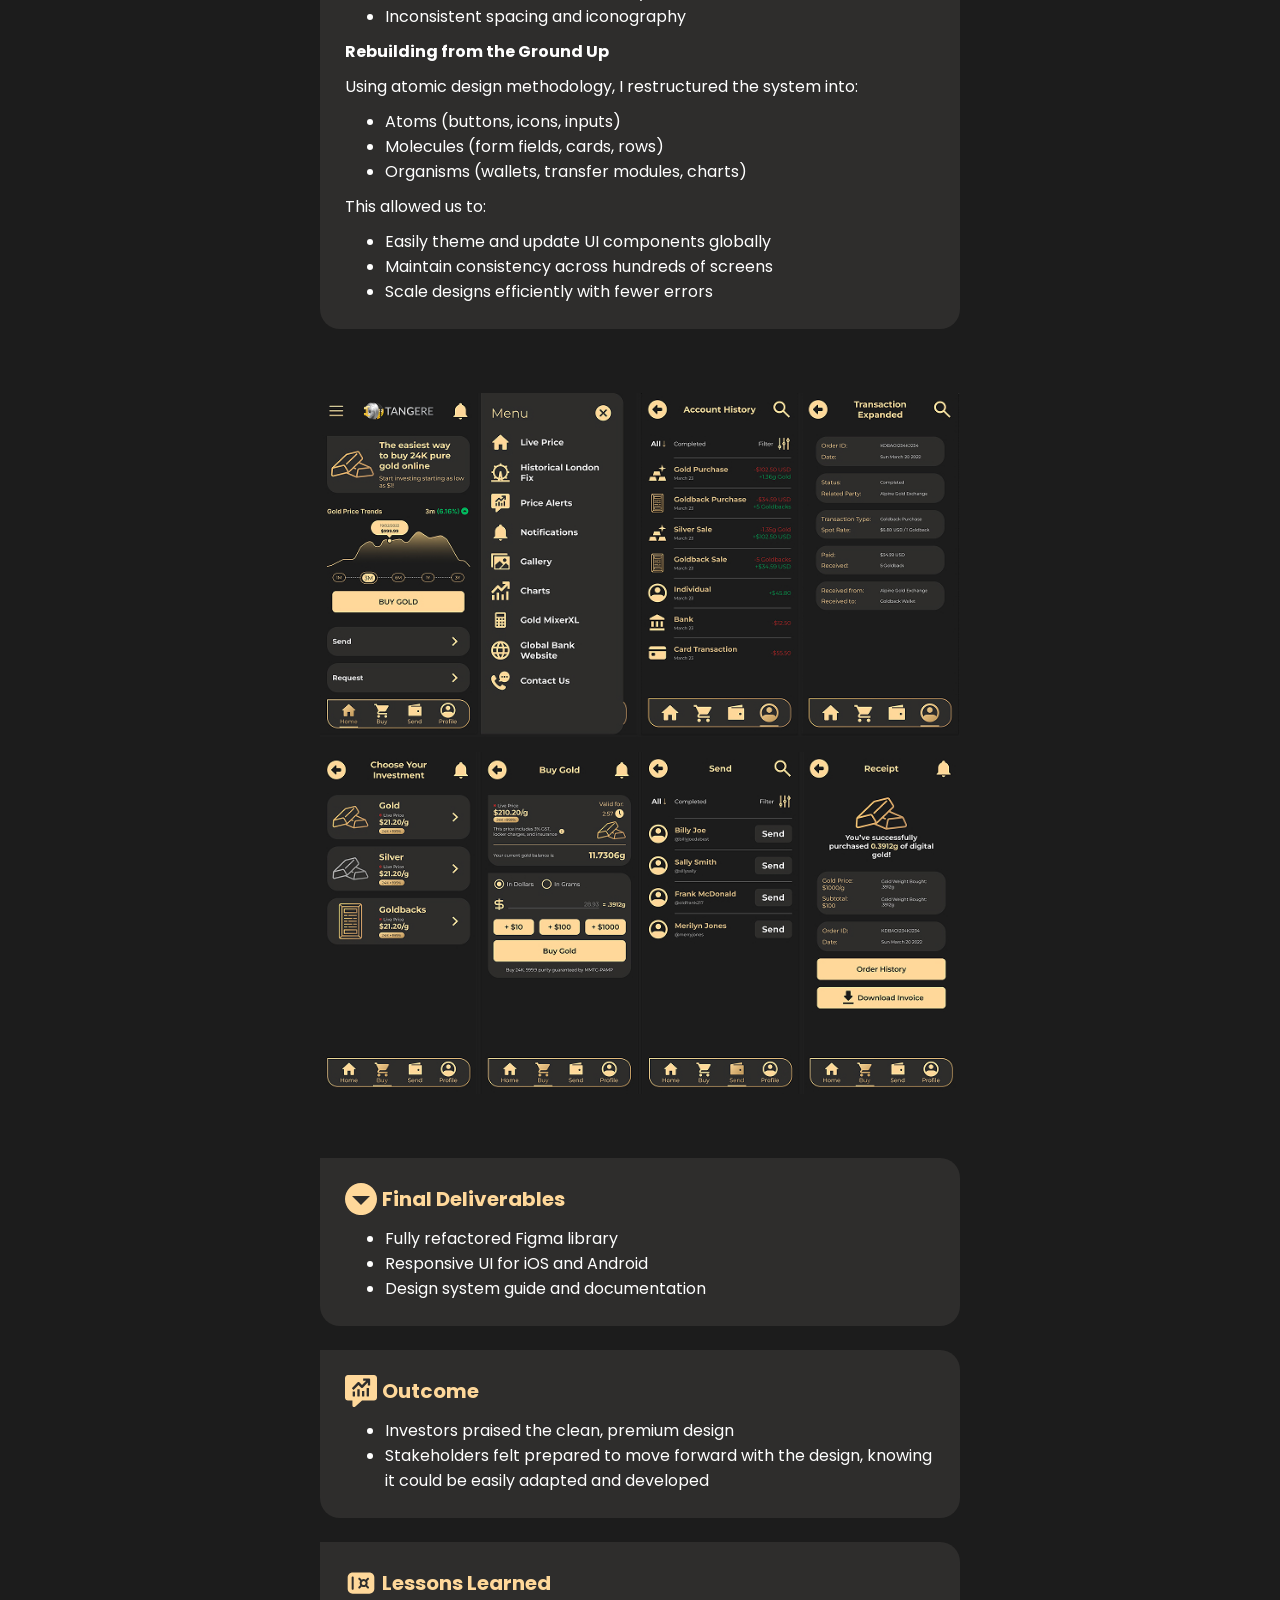
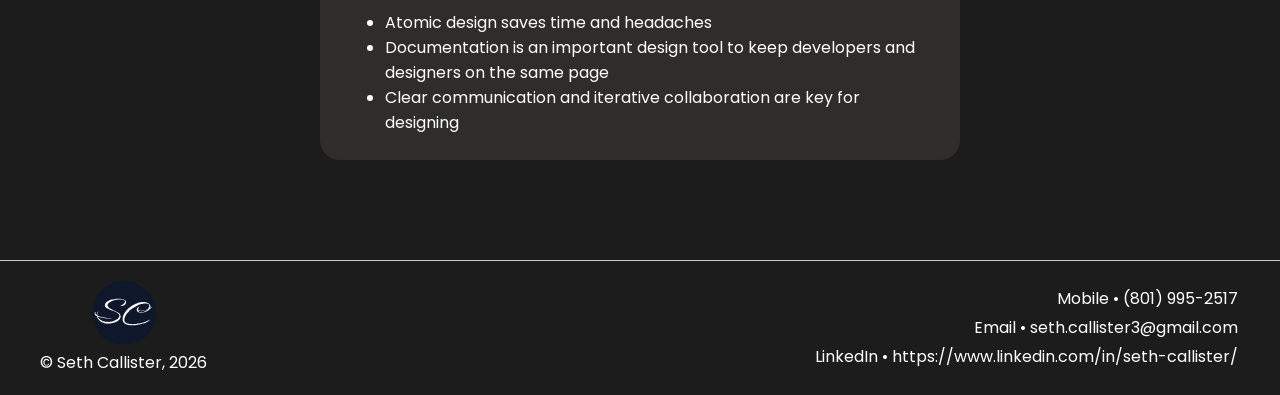
<file: tangere.html>
<!DOCTYPE html>
<html lang="en">
<head>
  <meta charset="UTF-8">
  <meta name="viewport" content="width=device-width, initial-scale=1.0">
  <title>Seth Callister, UX Designer</title>
  <link rel="icon" type="image/svg+xml" href="assets/logo.svg">
  <link rel="icon" type="image/x-icon" href="assets/favicon.ico">
  <link rel="stylesheet" href="style.css">
  <link rel="preconnect" href="https://fonts.googleapis.com">
  <link rel="preconnect" href="https://fonts.gstatic.com" crossorigin>
  <link href="https://fonts.googleapis.com/css2?family=Atkinson+Hyperlegible:ital,wght@0,400;0,700;1,400;1,700&family=Hanken+Grotesk:ital,wght@0,100..900;1,100..900&family=IM+Fell+English:ital@0;1&family=Jacques+Francois&family=Montserrat:ital,wght@0,100..900;1,100..900&family=Poppins:ital,wght@0,100;0,200;0,300;0,400;0,500;0,600;0,700;0,800;0,900;1,100;1,200;1,300;1,400;1,500;1,600;1,700;1,800;1,900&display=swap" rel="stylesheet">
</head>
<body>
  <header>
    <div id="head-wrapper">
      <div id="workmark">
        <a href="index.html"><img src="assets/logo.svg" alt="Seth Callister Logo" class="logo"></a>
        <p>Seth Callister<br>UX/UI Designer</p>
      </div>
      
      <nav>
        <ul>
          <li><a href="index.html">Home</a></li>
          <li><a href="about.html">About</a></li>
          <li><a href="assets/scallister-resume.pdf" target="_blank">Resume</a></li>
          <li><a href="https://www.linkedin.com/in/seth-callister/"><img src="assets/linkedin.svg" alt="LinkedIn"></a></li>
        </ul>
        <img src="assets/hamburg.svg" alt="Menu" id="menu">
      </nav>
    </div>
  </header>

  <main id="tangere-main">
    <div id="tangere-wrapper">

    <div id="tangere-banner">
      <img src="assets/tangere-gold.svg" alt="Tangere Logo">Tangere
    </div>

    <div class="tangere-content">
      <p><strong>Role:</strong> UX/UI Designer<br>
      <strong>Project Duration:</strong> 2 Months<br>
      <strong>Tools:</strong> Figma, Microsoft Teams<br>
      <strong>Platform:</strong> iOS & Android</p>
    </div>

    <div class="tangere-content">
      <div class="tangere-content-head">
        <img src="assets/gold.svg" alt="Gold">
        <h2>Overview</h2>
      </div>
      <p>Tangere is a mobile app that allows users to buy, sell, and transfer gold, silver, and Goldbacks. It combines the convenience of peer-to-peer transactions with the security and stability of real assets.</p>
    </div>

    <div class="tangere-big">
      <h3>Welcome to Tangere</h3>
      <p>Securely unlock the value of Gold & Silver with our trusted payment app.</p>
      <p>Inflation protected instant transactions with real gold & silver.</p>
    </div>

    <div class="tangere-content">
      <div class="tangere-content-head">
        <img src="assets/gold.svg" alt="Gold">
        <h2>The Problem</h2>
      </div>
      <p>Precious metal trading platforms are:</p>
      <ul>
        <li>Dominated by clunky, outdated websites</li>
        <li>Not optimized for mobile experiences</li>
        <li>Inaccessible to newcomers and small-scale traders</li>
        <li>Lacking peer-to-peer functionality</li>
      </ul>
      <p>Users were frustrated by how complex and exclusive metal ownership felt. They needed something modern, friendly, and transparent.</p>
    </div>

    <div class="tangere-content">
      <div class="tangere-content-head">
        <img src="assets/check.svg" alt="Check">
        <h2>The Goal</h2>
      </div>
      <ul>
        <li>Create a mobile-first platform for buying, selling, and transferring metals</li>
        <li>Make P2P metal transfers as easy as Venmo</li>
        <li>Allow fractional ownership and trades</li>
        <li>Design a clean, scalable component system to support rapid dev handoff</li>
      </ul>
    </div>

    <div class="tangere-content">
      <div class="tangere-content-head">
        <img src="assets/glass.svg" alt="Glass">
        <h2>My Role</h2>
      </div>
      <p>I joined the team after development had already begun. The original Figma files—created by five full-stack developers—needed refinement. My task was to:</p>
      <ul>
        <li>Refine and standardize UI components</li>
        <li>Rebuild and organize components using atomic design principles</li>
        <li>Ensure consistency across screens and flows</li>
        <li>Improve visual polish and scalability</li>
      </ul>
    </div>

    <div class="tangere-img-wrapper">
      <img src="assets/tangere-dark.jpg" alt="Tangere Dark Theme">
      <img src="assets/tangere-light.jpg" alt="Tangere Light Theme">
    </div>

    <div class="tangere-content">
      <div class="tangere-content-head">
        <img src="assets/right-chevron.svg" alt="Right Chevron">
        <h2>Design Process</h2>
      </div>
      <b>Audit & Triage</b>
      <p>I began by reviewing the existing designs:</p>
      <ul>
        <li>Redundant components</li>
        <li>Poor use of variables and text styles</li>
        <li>Inconsistent spacing and iconography</li>
      </ul>
      <b>Rebuilding from the Ground Up</b>
      <p>Using atomic design methodology, I restructured the system into:</p>
      <ul>
        <li>Atoms (buttons, icons, inputs)</li>
        <li>Molecules (form fields, cards, rows)</li>
        <li>Organisms (wallets, transfer modules, charts)</li>
      </ul>
      <p>This allowed us to:</p>
      <ul>
        <li>Easily theme and update UI components globally</li>
        <li>Maintain consistency across hundreds of screens</li>
        <li>Scale designs efficiently with fewer errors</li>
      </ul>
    </div>

    <div class="tangere-img-wrapper">
      <img src="assets/tangere-first.jpg" alt="Tangere Screens">
      <img src="assets/tangere-second.jpg" alt="Tangere Screens">
    </div>

    <div class="tangere-content">
      <div class="tangere-content-head">
        <img src="assets/circle-down.svg" alt="Circle Down">
        <h2>Final Deliverables</h2>
      </div>
      <ul>
        <li>Fully refactored Figma library</li>
        <li>Responsive UI for iOS and Android</li>
        <li>Design system guide and documentation</li>
      </ul>
    </div>

    <div class="tangere-content">
      <div class="tangere-content-head">
        <img src="assets/message.svg" alt="Message">
        <h2>Outcome</h2>
      </div>
      <ul>
        <li>Investors praised the clean, premium design</li>
        <li>Stakeholders felt prepared to move forward with the design, knowing it could be easily adapted and developed</li>
      </ul>
    </div>

    <div class="tangere-content">
      <div class="tangere-content-head">
        <img src="assets/vault.svg" alt="Vault">
        <h2>Lessons Learned</h2>
      </div>
      <ul>
        <li>Atomic design saves time and headaches</li>
        <li>Documentation is an important design tool to keep developers and designers on the same page</li>
        <li>Clear communication and iterative collaboration are key for designing</li>
    </div>

    </div>
  </main>

  <footer>
    <div id="footer-wrapper">
      <div id="footer-content">
        <a href="index.html"><img src="assets/logo.svg" alt="Seth Callister Logo" class="logo"></a>
        <p>&copy; Seth Callister, 2026</p>
      </div>
      <div id="footer-contact">
          <p><a href="tel:+8019952517">Mobile &bull; (801) 995-2517</a></p>
          <p><a href="mailto:seth.callister3@gmail.com">Email &bull; seth.callister3@gmail.com</a></p>
          <p><a href="https://www.linkedin.com/in/seth-callister/">LinkedIn &bull; https://www.linkedin.com/in/seth-callister/</a>
      </div>
    </div>
  </footer>
  <script src="script.js"></script>
</body>
</html>
</file>
<file: style.css>
body{
  margin: 0;
  padding: 0;
  font-family: "Poppins", sans-serif;
  background: linear-gradient(135deg, #1A1817 0%, #2E2D2C 60%, #3C2A29 100%);
  color: #fff;
  display: flex;
  flex-direction: column;
  min-height: 100vh;
}

header{
  background-color: #1C1C1C;
  border-bottom: 1px solid #ccc;
}
#head-wrapper{
  padding: 20px;
  display: flex;
  justify-content: space-between;
  align-items: center;
  max-width: 1200px;
  margin: 0 auto;
}
#workmark{
  display: flex;
  align-items: center;
  gap: 15px;
}
#workmark p{
  font-size: 20px;
  font-family: 'Jacques Francois', serif;
}

nav ul {
  display: none;
}
nav ul li a{
  color: #fff;
}
nav img{
  padding: 8px;
}
main{
  padding: 20px;
  flex: 1;
}

h1, h2, h3, h4, h5, h6{
  font-family: "Jacques Francois", serif;
  font-weight: 400;
  margin: 0;
}
h1{
  font-size: 48px;
}
p{
  margin: 0;
}
img{
  max-width: 100%;
  height: auto;
}
a {
  margin: 0;
  color: #000;
  text-decoration: none;
}
a img{
  display: block;
}
ul {
  margin: 0;
}

/* HOME */
#home-main{
  max-width: 1200px;
  margin: 0 auto;
}
#home-main p{
  font-size: 16px;
  font-weight: 300;
}

.intro{
  display: flex;
  flex-direction: column;
  align-items: center;
  gap: 20px;
}
#seth-img{
  max-width: 400px;
  width: 100%;
  height: auto;
  border-radius: 40px;
  box-shadow: 
    0px 2px 10px #6FA9D6;
}
#intro-text-wrapper{
  display: flex;
  flex-direction: column;
}
#overview{
  margin: 40px 0;
  padding: 20px;
  background-color: #2E2D2C;
  border-radius: 20px;
  box-shadow: 
    0px 2px 10px #6FA9D6;
}
#overview h2{
  margin-bottom: 20px;
  padding-bottom: 2px;
  border-bottom: 1px solid #6FA9D6;
}
#overview h3{
  font-family: "Jacques Francois", serif;
  font-size: 16px;
  text-transform: uppercase;
}
#overview-row{
  display: flex;
  flex-direction: column;
  gap: 20px;
}
.overview-column{
  flex: 1;
  display: flex;
  flex-direction: column;
  gap: 4px;
}
#overview small{
  font-size: 12px;
  text-transform: uppercase;
  border: 1px solid #6FA9D6;
  background-color: #1C1C1C;
  color: #6FA9D6;
  padding: 2px 6px;
  border-radius: 10px;
}
#buttons{
  display: flex;
  justify-content: center;
  gap: 10px;
}
#intro-text-wrapper button{
  width: 150px;
  padding: 10px;
  border: none;
  border-radius: 20px;
  border: 2px solid #6FA9D6;
  background-color: #1C1C1C;
  color: #6FA9D6;
  font-weight: 600;
  cursor: pointer;
}
#intro-text-wrapper button:hover{
  background-color: #6FA9D6;
  color: #1C1C1C;
  transition: all 0.3s ease;
}
#divider{
  display: flex;
  align-items: center;
  gap: 20px;
  margin: 60px 0;
}
#divider h4{
  font-family: "Jacques Francois", serif;
  font-size: 20px;
  font-weight: 400;
  color: #fff;
}
.line{
  flex: 1;
  height: 1px;
  background-color: #6FA9D6;
}
#card-container{
  display: flex;
  flex-direction: column;
  gap: 20px;
  margin: 20px 0;
}
a.card {
  margin: 0;
}
.card{
  display: flex;
  align-items: center;
  gap: 10px;
  height: 200px;
  padding: 0 40px;
  transition: all 0.3s ease;
    border-radius: 20px;
}
.card:nth-child(1){
  background-color: #1C1C1C;
  color: #FFD89A;
  font-family: "Montserrat", sans-serif; 
  font-size: 20px;
  font-weight: 600;
}
.card:nth-child(2){
  background-color: #6FA9D6;
  color: #1C1C1C;
  font-family: "Hanken Grotesk", sans-serif;
  font-size: 24px;
  font-weight: 500;
}
.card:nth-child(2) img{
  transform: rotate(-5deg); 
}
.card:nth-child(3){
  background-color: rgb(19, 34, 50);
  color: #fff;
  font-family: "IM Fell English", serif;
  font-size: 20px;
}
.card:hover{
  box-shadow: 
    2px 2px 10px #6FA9D6;
  transform: translate(-5px, -5px);
  transition: all 0.3s ease;
  filter: brightness(1.1);
}

footer {
  border-top: 1px solid #ccc;
  background-color: #1C1C1C;
  padding: 20px;
  text-align: center;
}
#footer-content{
  display: flex;
  flex-direction: column;
  justify-content: center;
  align-items: center;
  gap: 5px;
}
#footer-contact{ 
  margin: 20px 0;
}
#footer-contact p{
  padding: 2px;
}
#footer-contact a{
    color: #fff; 
  }

@media (min-width: 900px) { /* DESKTOP */
  #home-main{
    display: flex;
    flex-direction: column;
    justify-content: center;
    padding-bottom: 100px;
  }
  .intro{
    flex-direction: row;
    margin-top: 40px;
    gap: 40px;
  }
  #card-container {
    flex-direction: row;
  }
  .card{
      flex: 1;
  }
  #menu{
    display: none;
  }
  nav ul{
    display: flex;
    align-items: center;
    gap: 20px;
  }
  #active{
    color: #6FA9D6;
    font-weight: 800;
  }
  nav ul li {
    list-style-type: none;
  }
  nav ul li a:hover{
    color: #6FA9D6;
  }
  #overview-row{
  flex-direction: row;
  }
  #buttons{ 
  justify-content: start;
  }
  #footer-wrapper{
  max-width: 1200px;
  margin: 0 auto;
  display: flex;
  align-items: center;
  justify-content: space-between;
  gap: 10px;
  }
  #footer-contact{
    margin: 0;
  }
  #footer-contact p{
    text-align: right;
  }
  #footer-contact a:hover{
    color: #6FA9D6;
    transition: all 0.3s ease;
  }
}

/* TANGERE */
#tangere-main{
  background-color: #1C1C1C;
  color: #fff;
  font-family: "Poppins", sans-serif;
  padding-bottom: 100px;
}
#tangere-wrapper{
  display: flex;
  flex-direction: column;
  gap: 24px;
  max-width: 640px;
  margin: 0 auto;
}

#tangere-banner{
  display: flex;
  align-items: center;
  gap: 10px;
  color: #FFD89A;
  font-family: "Montserrat", sans-serif;
  font-size: 40px;
  font-weight: 600;
  padding: 40px 0;
}

.tangere-content{
  padding: 25px;
  display: flex;
  flex-direction: column;
  gap: 10px;
  background-color: #2E2D2C;
  border-radius: 0px 20px 20px 20px;
}
.tangere-content strong{
  font-weight: 700;
  color: #FFD89A;
}
.tangere-content h2{
  font-weight: 700;
  color: #FFD89A;
  font-family: "Poppins", sans-serif;
  font-size: 20px;
}
.tangere-content-head{
  display: flex;
  gap: 5px;
  align-items: center;
}

.tangere-big{
  margin: 40px 0;
  padding: 60px;
  display: flex;
  flex-direction: column;
  gap: 24px;
  text-align: center;
  color: #3e3e3e;
  background-color: #F0E6D4;
  border-radius: 0px 20px 20px 20px;
}
.tangere-big h3{
  font-size: 36px;
  font-family: 'Montserrat', sans-serif;
  color: #888;
}
.tangere-img-wrapper{
  display: flex;
  flex-direction: column;
  gap: 15px;
  margin: 40px 0;
}

/* EJW */
#ejw-main{
  background-color: #1e1e1e;
}
#ejw-main h1 {
  color: #8e4a49;
  font-family:'IM Fell English', serif;
  font-size: 36px;
}
#ejw-main h2{
  color: #8e4a49;
  font-family:'Montserrat', sans-serif;
  font-size: 24px;
}
#ejw-main p{
  font-family: 'Montserrat', sans-serif;
  font-size: 16px;
}
#ejw-main a{
  color: white;
  font-family: 'Montserrat', sans-serif;
  font-size: 16px;
  font-weight: 600;
}
#ejw-main a:hover{
  color: #8e4a49;
  transition: all 0.3s ease;
}
#ejw-wrapper{
  display: flex;
  flex-direction: column;
  gap: 60px;
  max-width: 1200px;
  margin: 40px auto;
}
#ejw-wrapper section{
  display: flex;
  flex-direction: column;
  gap: 20px;
}
.section-title{
  display: flex;
  align-items: center;
  gap: 10px;
}

/* FillUs */
#fillus-main{
  background-color: #FAFAF8;
  font-family: "Atkinson Hyperlegible", sans-serif;
  color: #333;
  padding-bottom: 100px;
}
#fillus-main h1,h2,h3,h4,h5,h6{
  font-family: 'Hanken Grotesk', sans-serif;
}
#fillus-main h1{
  font-size: 32px;
}
#fillus-main ul{
  padding: 0 20px;
}

#fillus-banner{
  display: flex;
  align-items: center;
  gap: 10px;
  font-size: 40px;
  font-weight: 600;
  padding: 40px 25px;
}
#fillus-header img{
  transform: rotate(-5deg);
}

#fillus-wrapper{
  display: flex;
  flex-direction: column;
  gap: 24px;
  max-width: 640px;
  margin: 0 auto;
}
.fillus-content{
  background-color: #E0E5EC;
  padding: 25px;
  border-radius: 20px;
  display: flex;
  flex-direction: column;
  gap: 10px;
}

#about-main{
  max-width: 1720px;
  margin: 0 auto;
}

/* HIGHLIGHT ANIMATION */
.highlight {
    animation: fadeHighlight .8s ease-out forwards;
    border-radius: 4px;
}

@keyframes fadeHighlight {
    from { background-color: #6FA9D6 }    /* change colour as desired */
    to   { background-color: transparent; }
}
</file>
